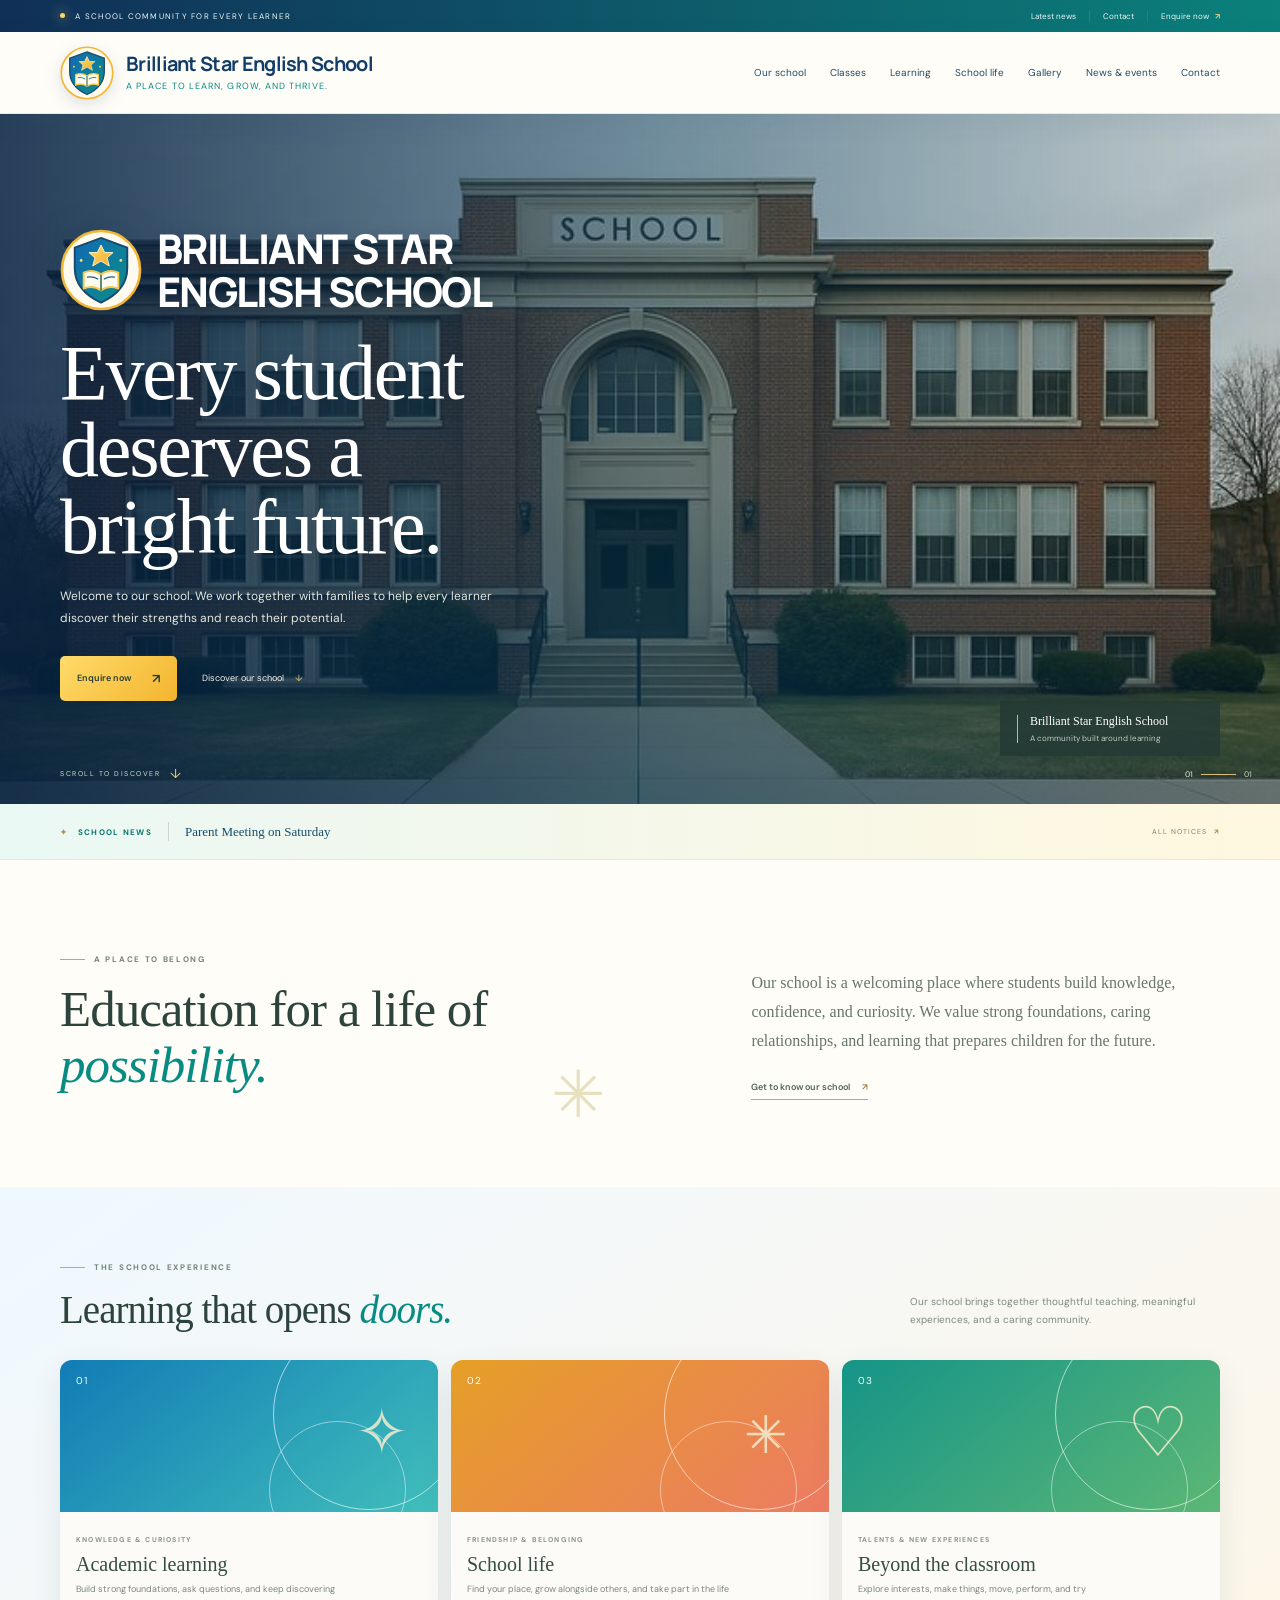
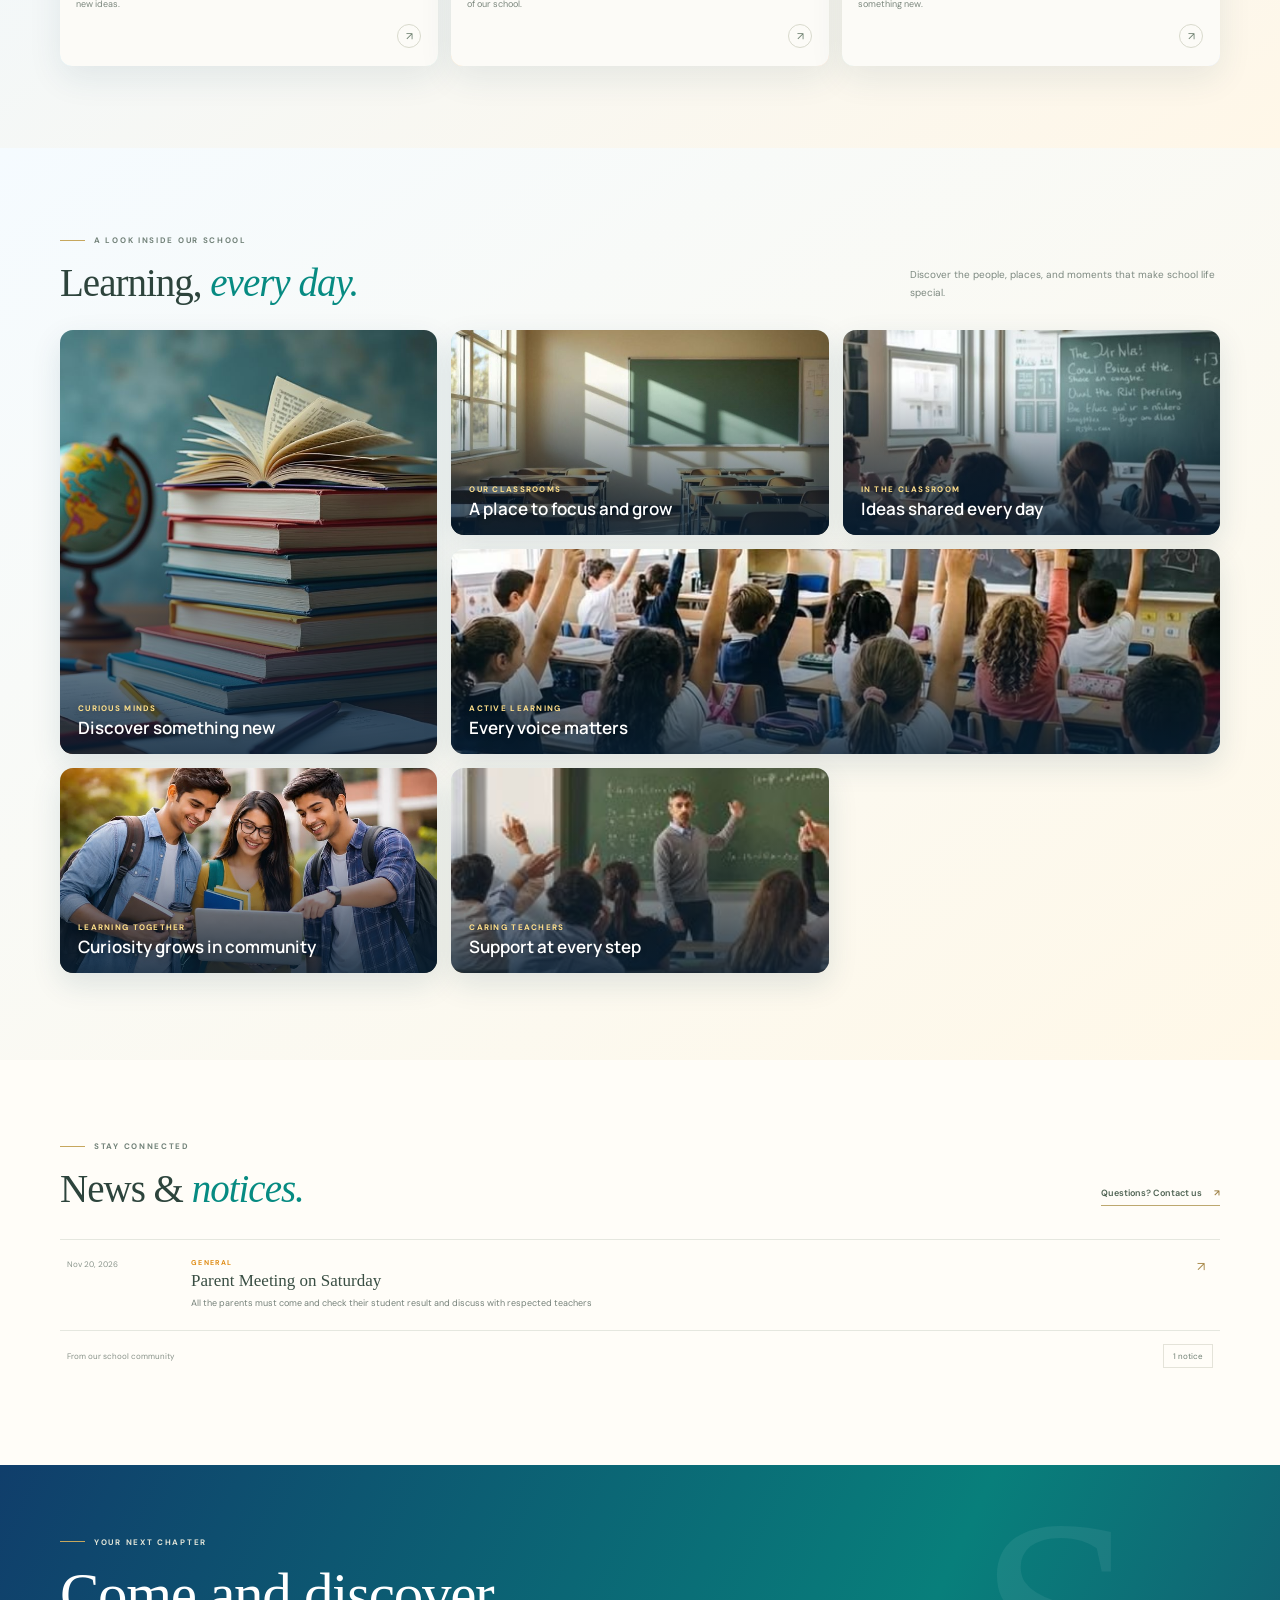
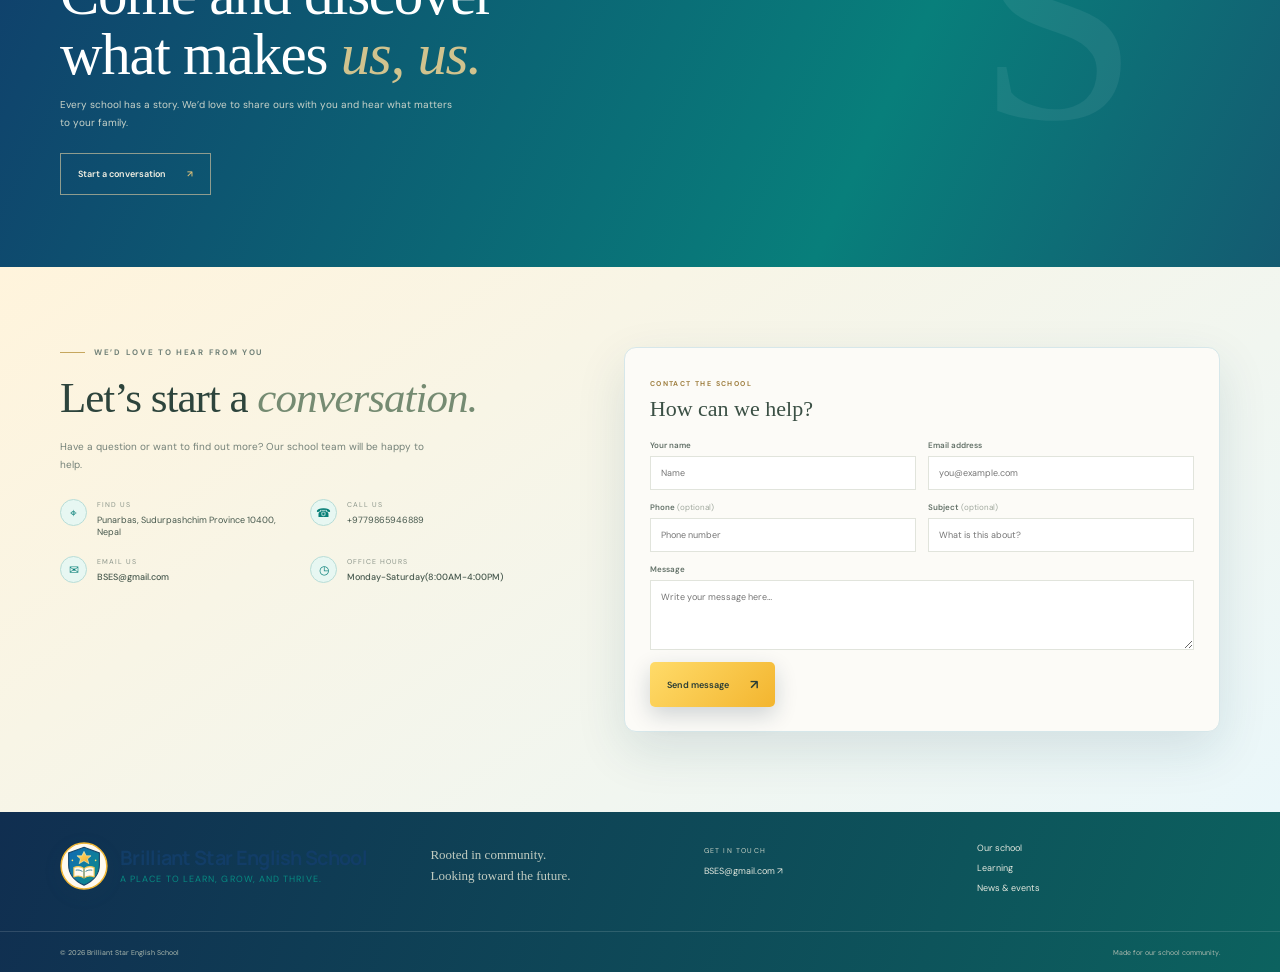
<file: index.html>
<!doctype html>
<html lang="en">
<head>
  <meta charset="utf-8">
  <meta name="viewport" content="width=device-width, initial-scale=1">
  <meta name="theme-color" content="#253c3b">
  <title>Your School Name</title>
  <link rel="stylesheet" href="./site.css">
</head>
<body>
  <div class="utility-bar"><div class="site-container utility-inner"><span class="utility-note"><i></i> A SCHOOL COMMUNITY FOR EVERY LEARNER</span><div class="utility-links"><a href="#notices">Latest news</a><span></span><a href="#contact">Contact</a><span></span><a href="#contact">Enquire now <b>↗</b></a></div></div></div>
  <header class="site-header">
    <div class="site-container header-inner">
      <a class="school-brand" href="/" aria-label="School homepage"><img class="brand-logo" src="./school-logo.svg" alt="" aria-hidden="true"><span class="brand-copy"><strong id="brandName">Your School Name</strong><small id="brandTagline">A place to learn, grow, and thrive.</small></span></a>
      <button class="menu-toggle" id="menuToggle" aria-label="Open navigation" aria-expanded="false">☰</button>
      <nav class="main-nav" id="mainNav" aria-label="Main navigation"><a href="#about">Our school</a><a href="./classes.html">Classes</a><a href="#learning">Learning</a><a href="#community">School life</a><a href="#gallery">Gallery</a><a href="#notices">News & events</a><a href="#contact">Contact</a></nav>
    </div>
  </header>
  <main>
    <section class="hero-section">
      <img class="hero-image" id="schoolImage" src="./images/school-building.jpeg" alt="School building">
      <div class="hero-shade"></div>
      <div class="site-container hero-content"><div class="hero-copy"><div class="hero-school-lockup"><img class="hero-school-logo" src="./school-logo.svg" alt="" aria-hidden="true"><span id="heroSchoolName">YOUR SCHOOL</span></div><h1 id="heroTitle">Every student deserves a <em>bright future.</em></h1><p id="heroText">Welcome to our school. We work together with families to help every learner discover their strengths and reach their potential.</p><div class="hero-actions"><a class="button button-gold" href="#contact">Enquire now <span>↗</span></a><a class="hero-text-link" href="#about">Discover our school <span>↓</span></a></div></div><div class="hero-caption"><span class="caption-rule"></span><span><strong id="captionName">Your School Name</strong><small>A community built around learning</small></span></div><a href="#about" class="hero-scroll" aria-label="Scroll to discover"><span>SCROLL TO DISCOVER</span><i>↓</i></a></div>
      <div class="hero-index"><span>01</span><i></i><span>01</span></div>
    </section>
    <section class="news-ribbon"><div class="site-container ribbon-inner"><span class="ribbon-label"><i>✦</i> SCHOOL NEWS</span><span class="ribbon-divider"></span><a href="#notices" id="noticeTicker">Welcome to our school website.</a><a class="ribbon-more" href="#notices">ALL NOTICES <b>↗</b></a></div></section>
    <section class="section intro-section" id="about"><div class="site-container intro-grid"><div class="intro-heading"><div class="eyebrow"><span class="eyebrow-line"></span> A PLACE TO BELONG</div><h2>Education for a life of <em>possibility.</em></h2><div class="intro-mark">✳</div></div><div class="intro-copy"><p id="aboutText">Our school is a welcoming place where students build knowledge, confidence, and curiosity. We value strong foundations, caring relationships, and learning that prepares children for the future.</p><a class="underlined-link" href="#contact">Get to know our school <span>↗</span></a></div></div></section>
    <section class="learning-section section" id="learning"><div class="site-container"><div class="section-topline"><div><div class="eyebrow"><span class="eyebrow-line"></span> THE SCHOOL EXPERIENCE</div><h2>Learning that opens <em>doors.</em></h2></div><p>Our school brings together thoughtful teaching, meaningful experiences, and a caring community.</p></div><div class="learning-grid"><article class="learning-card card-academics"><div class="card-art art-one">01 <span>✧</span></div><div class="learning-card-bottom"><span class="card-kicker">KNOWLEDGE & CURIOSITY</span><h3>Academic learning</h3><p>Build strong foundations, ask questions, and keep discovering new ideas.</p><a href="#contact" aria-label="Ask about academic learning">↗</a></div></article><article class="learning-card card-life" id="community"><div class="card-art art-two">02 <span>✳</span></div><div class="learning-card-bottom"><span class="card-kicker">FRIENDSHIP & BELONGING</span><h3>School life</h3><p>Find your place, grow alongside others, and take part in the life of our school.</p><a href="#contact" aria-label="Ask about school life">↗</a></div></article><article class="learning-card card-growth"><div class="card-art art-three">03 <span>♡</span></div><div class="learning-card-bottom"><span class="card-kicker">TALENTS & NEW EXPERIENCES</span><h3>Beyond the classroom</h3><p>Explore interests, make things, move, perform, and try something new.</p><a href="#contact" aria-label="Ask about activities">↗</a></div></article></div></div></section>
        <section class="school-gallery section" id="gallery"><div class="site-container"><div class="section-topline"><div><div class="eyebrow"><span class="eyebrow-line"></span> A LOOK INSIDE OUR SCHOOL</div><h2>Learning, <em>every day.</em></h2></div><p>Discover the people, places, and moments that make school life special.</p></div><div class="photo-grid"><figure class="photo-card"><img src="./images/learning-books.jpeg" alt="A stack of books and a globe on a study table" loading="lazy"><figcaption><span>CURIOUS MINDS</span><strong>Discover something new</strong></figcaption></figure><figure class="photo-card"><img src="./images/sunlit-classroom.jpeg" alt="A bright, welcoming classroom" loading="lazy"><figcaption><span>OUR CLASSROOMS</span><strong>A place to focus and grow</strong></figcaption></figure><figure class="photo-card"><img src="./images/classroom-lesson.jpeg" alt="Students learning together during a classroom lesson" loading="lazy"><figcaption><span>IN THE CLASSROOM</span><strong>Ideas shared every day</strong></figcaption></figure><figure class="photo-card"><img src="./images/students-in-class.jpeg" alt="Students taking part in a lively class" loading="lazy"><figcaption><span>ACTIVE LEARNING</span><strong>Every voice matters</strong></figcaption></figure><figure class="photo-card"><img src="./images/students-learning-together.jpeg" alt="Students collaborating on their studies" loading="lazy"><figcaption><span>LEARNING TOGETHER</span><strong>Curiosity grows in community</strong></figcaption></figure><figure class="photo-card"><img src="./images/teacher-with-students.jpeg" alt="A teacher helping students in the classroom" loading="lazy"><figcaption><span>CARING TEACHERS</span><strong>Support at every step</strong></figcaption></figure></div></div></section><section class="section notices-section" id="notices"><div class="site-container"><div class="section-topline notices-heading"><div><div class="eyebrow"><span class="eyebrow-line"></span> STAY CONNECTED</div><h2>News & <em>notices.</em></h2></div><a class="underlined-link" href="#contact">Questions? Contact us <span>↗</span></a></div><div class="notice-list" id="noticeList"><div class="no-notices">School notices will appear here.</div></div><div class="notice-list-footer"><span>From our school community</span><span class="notice-count" id="noticeCount">0 notices</span></div></div></section>
    <section class="visit-section"><div class="visit-texture"></div><div class="site-container visit-inner"><div class="eyebrow eyebrow-light"><span class="eyebrow-line"></span> YOUR NEXT CHAPTER</div><h2>Come and discover<br>what makes <em>us, us.</em></h2><p>Every school has a story. We’d love to share ours with you and hear what matters to your family.</p><a class="button button-outline" href="#contact">Start a conversation <span>↗</span></a><span class="visit-ornament">S</span></div></section>
    <section class="contact-section" id="contact"><div class="site-container contact-grid"><div class="contact-intro"><div class="eyebrow"><span class="eyebrow-line"></span> WE’D LOVE TO HEAR FROM YOU</div><h2>Let’s start a <em>conversation.</em></h2><p>Have a question or want to find out more? Our school team will be happy to help.</p><div class="contact-details"><div class="detail-item"><span class="detail-icon">⌖</span><span><small>FIND US</small>
     <a id="contactAddress"
   href="https://www.google.com/maps/place/Brilliant+Star+English+School/@28.6863842,80.4279889,822m/data=!3m2!1e3!4b1!4m6!3m5!1s0x39a1c153dac50311:0xee97383bc309fed7!8m2!3d28.6863842!4d80.4279889!16s%2Fg%2F11s67fpkwh!18m1!1e1?entry=ttu&g_ep=EgoyMDI2MTAwNi4wIKXMDSoASAFQAw%3D%3D"
   target="_blank" rel="noopener noreferrer">
  Brilliant Star English School, Punarbas, Sudurpashchim Province 10400, Nepal
</a>
</span></div><div class="detail-item"><span class="detail-icon">☎</span><span><small>CALL US</small><a id="contactPhone" href="tel:+9779812545652">+9779812545652</a></span></div><div class="detail-item"><span class="detail-icon">✉</span><span><small>EMAIL US</small><strong id="contactEmail">Add a school email address</strong></span></div><div class="detail-item"><span class="detail-icon">◷</span><span><small>OFFICE HOURS</small><strong id="contactHours">Add school office hours</strong></span></div></div></div><form class="contact-form" id="contactForm"><div class="form-heading"><span>CONTACT THE SCHOOL</span><h3>How can we help?</h3></div><div class="form-row"><label>Your name<input name="name" autocomplete="name" required maxlength="120" placeholder="Name"></label><label>Email address<input name="email" type="email" autocomplete="email" required maxlength="160" placeholder="you@example.com"></label></div><div class="form-row"><label>Phone <span class="optional">(optional)</span><input name="phone" type="tel" autocomplete="tel" maxlength="40" placeholder="Phone number"></label><label>Subject <span class="optional">(optional)</span><input name="subject" maxlength="160" placeholder="What is this about?"></label></div><label>Message<textarea name="message" required maxlength="3000" rows="4" placeholder="Write your message here…"></textarea></label><div class="form-submit-row"><button class="button button-gold" type="submit">Send message <span>↗</span></button><p id="formMessage" role="status"></p></div></form></div></section>
  </main>
  <footer class="site-footer"><div class="site-container footer-main"><a class="school-brand footer-brand" href="/"><img class="brand-logo" src="./school-logo.svg" alt="" aria-hidden="true"><span><strong id="footerName">Your School Name</strong><small id="footerTagline">A place to learn, grow, and thrive.</small></span></a><p>Rooted in community.<br>Looking toward the future.</p><div class="footer-contact"><span>GET IN TOUCH</span><a href="#contact" id="footerEmail">Contact our school ↗</a></div><div class="footer-links"><a href="#about">Our school</a><a href="#learning">Learning</a><a href="#notices">News & events</a></div></div><div class="footer-bottom"><div class="site-container footer-bottom-inner"><span>© <span id="currentYear"></span> <span id="copyrightName">Your School Name</span></span><span>Made for our school community.</span></div></div></footer>
  <script src="./site.js" defer></script>
</body>
</html>
</file>
<file: site.css>
@import url('https://fonts.googleapis.com/css2?family=DM+Sans:wght@400;500;600;700&family=Manrope:wght@400;500;600;700;800&display=swap');
:root{--ink:#243633;--muted:#718078;--line:#e7e7df;--paper:#fcfbf7;--cream:#f3f1e8;--forest:#263e3b;--green:#718b76;--gold:#d5b76c;--serif:Georgia,'Times New Roman',serif}*{box-sizing:border-box}html{scroll-behavior:smooth;scroll-padding-top:90px}body{margin:0;background:var(--paper);color:var(--ink);font:14px 'DM Sans',Arial,sans-serif}a{color:inherit;text-decoration:none}.site-container{width:min(1160px,calc(100% - 60px));margin:0 auto}
/* Utility bar and navigation */
.utility-bar{height:32px;background:#263b39;color:#e4e9e1}.utility-inner{height:100%;display:flex;align-items:center;justify-content:space-between}.utility-note{font-size:8px;letter-spacing:1.25px;color:#d9dcd1}.utility-note i{display:inline-block;width:5px;height:5px;border-radius:50%;background:#d9bd77;margin:0 7px 1px 0}.utility-links{height:100%;display:flex;align-items:center;gap:13px;font-size:8px;color:#c0c9c0}.utility-links>span{height:11px;width:1px;background:#5b6c65}.utility-links b{color:#ddc582;margin-left:4px}.site-header{height:82px;background:var(--paper);position:sticky;top:0;z-index:10;border-bottom:1px solid #e9e9e2}.header-inner{height:100%;display:flex;align-items:center;justify-content:space-between}.school-brand{display:flex;align-items:center;gap:12px;min-width:0}.brand-seal{height:43px;width:43px;border:1px solid #c9b77d;border-radius:50%;color:#426354;display:grid;place-items:center;font:700 21px var(--serif);position:relative;flex:none}.brand-seal:after{content:'';position:absolute;inset:4px;border:1px solid #d9d2bd;border-radius:50%}.brand-copy strong,.school-brand strong{font:700 14px Manrope,sans-serif;display:block;white-space:nowrap}.brand-copy small,.school-brand small{font-size:8px;color:#819087;display:block;margin-top:4px;letter-spacing:.15px}.main-nav{display:flex;align-items:center;gap:24px;color:#52635a;font-size:10px}.main-nav>a:not(.nav-records):hover,.footer-main a:hover,.footer-bottom a:hover{color:#a18146}.nav-records{border:1px solid #d5d7cd;padding:10px 13px;color:#415a4c;font-weight:600}.menu-toggle{display:none}
/* Photo-led homepage hero */
.hero-section{height:min(690px,calc(100vh - 114px));min-height:540px;background:#324946;position:relative;overflow:hidden;color:white}.hero-image{position:absolute;inset:0;width:100%;height:100%;object-fit:cover;object-position:center 47%;display:block}.hero-shade{position:absolute;inset:0;background:linear-gradient(90deg,rgba(21,43,41,.78) 0%,rgba(26,47,44,.53) 43%,rgba(25,43,39,.06) 100%),linear-gradient(0deg,rgba(23,42,39,.5),transparent 36%)}.hero-content{height:100%;position:relative;display:flex;align-items:center;padding-top:20px}.hero-copy{max-width:630px;padding-bottom:10px}.eyebrow{font-size:8px;letter-spacing:1.7px;color:#728279;font-weight:700;display:flex;align-items:center;gap:9px}.eyebrow-light{color:#e2e5d9}.eyebrow-line{height:1px;width:25px;background:#c6a75e;display:inline-block}.hero-copy h1{font:500 clamp(44px,6.6vw,78px)/.99 var(--serif);letter-spacing:-2.2px;color:#fff;margin:21px 0 20px;max-width:650px;text-wrap:balance}.hero-copy h1 em,.intro-heading h2 em,.section-topline h2 em,.contact-intro h2 em{font-weight:400;color:#d5c58d}.hero-copy>p{font-size:12px;line-height:1.85;color:#e4e7df;max-width:440px;margin:0}.hero-actions{display:flex;align-items:center;gap:25px;margin-top:26px}.button{border:0;display:inline-flex;align-items:center;justify-content:center;gap:21px;padding:14px 17px;font:600 9px 'DM Sans',sans-serif;cursor:pointer;transition:transform .16s,background .16s}.button:hover{transform:translateY(-1px)}.button-gold{background:#d7bc78;color:#273b35}.button-gold:hover{background:#e2ca8c}.button-gold span{font-size:13px}.hero-text-link{font-size:9px;color:#f4f1e7}.hero-text-link span{color:#ddc780;margin-left:9px}.hero-caption{position:absolute;right:0;bottom:48px;display:flex;align-items:center;gap:12px;background:#243a36d9;padding:13px 17px;min-width:220px}.caption-rule{height:28px;width:1px;background:#d4b76c}.hero-caption strong,.hero-caption small{display:block}.hero-caption strong{font:500 12px var(--serif)}.hero-caption small{font-size:8px;color:#c2cbc0;margin-top:4px}.hero-scroll{position:absolute;bottom:22px;left:0;display:flex;align-items:center;gap:10px;color:#d4dbd0;font-size:7px;letter-spacing:1.5px}.hero-scroll i{font-style:normal;color:#dec77f;font-size:13px}.hero-index{position:absolute;right:28px;bottom:25px;display:flex;align-items:center;gap:8px;color:#e6e8dd;font-size:8px}.hero-index i{height:1px;width:35px;background:#d5bc77}.hero-index span:last-child{color:#c6cec6}
/* Notice ribbon and editorial sections */
.news-ribbon{background:#eceee7;border-bottom:1px solid #e2e5dc}.ribbon-inner{min-height:55px;display:flex;align-items:center;gap:16px}.ribbon-label{font-size:8px;letter-spacing:1.3px;color:#536b5c;font-weight:700;white-space:nowrap}.ribbon-label i{font-style:normal;color:#b18f4d;margin-right:6px}.ribbon-divider{height:19px;width:1px;background:#d1d6cb}.ribbon-inner>a:nth-of-type(1){font:13px var(--serif);color:#506157;flex:1;white-space:nowrap;overflow:hidden;text-overflow:ellipsis}.ribbon-more{font-size:7px;letter-spacing:1px;color:#728276;white-space:nowrap}.ribbon-more b{color:#a98442;margin-left:4px}.section{padding:87px 0}.intro-section{background:var(--paper)}.intro-grid{display:grid;grid-template-columns:1fr .82fr;gap:120px;align-items:center}.intro-heading{position:relative}.intro-heading h2,.section-topline h2,.contact-intro h2{font:500 clamp(35px,4vw,51px)/1.1 var(--serif);letter-spacing:-1px;color:#2d443c;margin:17px 0 0}.intro-heading h2 em,.section-topline h2 em{color:#81977d}.intro-mark{position:absolute;right:26px;bottom:-44px;font-size:65px;color:#d5c990;opacity:.55}.intro-copy{padding-top:22px}.intro-copy>p{font:16px/1.8 var(--serif);color:#67756d;margin:0 0 21px}.underlined-link{display:inline-block;padding-bottom:6px;border-bottom:1px solid #bda86f;color:#506454;font-size:9px;font-weight:600}.underlined-link span{margin-left:10px;color:#9c7e41}.learning-section{background:#f1f1e9;padding:75px 0 82px}.section-topline{display:flex;justify-content:space-between;align-items:flex-end;margin-bottom:28px}.section-topline h2{font-size:39px}.section-topline>p{font-size:10px;line-height:1.8;color:#7d8980;max-width:310px;margin:0 0 3px}.learning-grid{display:grid;grid-template-columns:repeat(3,1fr);gap:13px}.learning-card{height:306px;background:#e4e7df;position:relative;overflow:hidden;display:flex;flex-direction:column;justify-content:space-between;padding:17px 19px}.card-academics{background:linear-gradient(135deg,#e8e9df,#cad4c7)}.card-life{background:linear-gradient(135deg,#e4e0d4,#d4d9ce)}.card-growth{background:linear-gradient(135deg,#e3e6e2,#c9d4cc)}.card-art{position:absolute;inset:0 0 37%;overflow:hidden;color:#fff;font:10px 'DM Sans',sans-serif;letter-spacing:1px;padding:14px 16px}.card-art:before,.card-art:after{content:'';position:absolute;border:1px solid #fff9;border-radius:50%;width:190px;height:190px;right:-27px;top:-42px}.card-art:after{width:135px;height:135px;right:32px;top:61px;border-color:#fff7}.art-one{background:linear-gradient(145deg,#607a69,#a9b7a1)}.art-two{background:linear-gradient(145deg,#687e7c,#bec2a9)}.art-three{background:linear-gradient(145deg,#728d80,#c4c6a9)}.card-art span{position:absolute;right:28px;top:35px;font:64px var(--serif);color:#f4eccd;opacity:.85}.art-two span{right:40px;top:45px;font-size:52px}.art-three span{right:30px;top:32px;font-size:69px}.learning-card-bottom{position:relative;background:#fcfbf7;padding:16px 16px 18px;margin:135px -19px -17px;min-height:154px}.card-kicker{font-size:7px;letter-spacing:1.2px;color:#8a9588;font-weight:700}.learning-card h3{font:500 20px var(--serif);color:#354d42;margin:7px 35px 6px 0}.learning-card p{font-size:9px;line-height:1.65;color:#7b877d;max-width:270px;margin:0}.learning-card-bottom>a{position:absolute;right:17px;bottom:18px;width:24px;height:24px;border:1px solid #d9dacd;border-radius:50%;display:grid;place-items:center;color:#6d806f;font-size:11px}.notices-section{padding:81px 0 84px;background:#fcfbf7}.notices-heading{align-items:flex-end}.notices-heading .underlined-link{margin-bottom:5px}.notice-list{border-top:1px solid #e5e7df}.notice-item{display:grid;grid-template-columns:105px 1fr 25px;gap:19px;padding:18px 7px;border-bottom:1px solid #e5e7df;align-items:start}.notice-date{font-size:8px;color:#8a958c;line-height:1.6}.notice-category{font-size:7px;text-transform:uppercase;letter-spacing:1.3px;color:#a18044;font-weight:700}.notice-body h3{font:500 17px var(--serif);margin:4px 0 5px;color:#394e43}.notice-body p{font-size:9px;line-height:1.75;color:#758179;margin:0;max-width:720px;white-space:pre-wrap}.notice-arrow{color:#aa8c4e;font-size:13px;text-align:center}.no-notices{padding:24px 7px;color:#879087;font:14px var(--serif)}.notice-list-footer{display:flex;align-items:center;justify-content:space-between;color:#879188;font-size:8px;padding:13px 7px}.notice-count{border:1px solid #e4e3d9;padding:6px 9px;color:#6f7f73}
/* Admissions-style callout and contact */
.visit-section{position:relative;overflow:hidden;background:#2c4541;color:#fff;padding:72px 0}.visit-inner{position:relative;z-index:1}.visit-inner h2{font:500 clamp(39px,5vw,59px)/1.02 var(--serif);letter-spacing:-1.3px;margin:17px 0 12px}.visit-inner h2 em{color:#d1c38e;font-weight:400}.visit-inner>p{font-size:10px;color:#cad4ca;line-height:1.8;max-width:400px;margin:0 0 21px}.button-outline{border:1px solid #8f9c8e;color:#f5f1e4;background:transparent}.button-outline span{color:#d7bd79}.visit-ornament{position:absolute;right:7%;top:-47px;font:290px/.9 var(--serif);color:#ffffff0a;pointer-events:none}.contact-section{padding:80px 0;background:#edece3}.contact-grid{display:grid;grid-template-columns:.9fr 1.1fr;gap:76px;align-items:start}.contact-intro h2{font-size:43px;margin:17px 0}.contact-intro h2 em{color:#758b72}.contact-intro>p{font-size:10px;line-height:1.8;color:#748178;max-width:370px;margin:0 0 25px}.contact-details{display:grid;grid-template-columns:1fr 1fr;gap:18px 13px}.detail-item{display:flex;gap:10px;align-items:flex-start}.detail-icon{width:27px;height:27px;border:1px solid #cdd3c8;border-radius:50%;display:grid;place-items:center;color:#71866f;font-size:12px;flex:none}.detail-item small{display:block;color:#8c968b;font-size:7px;letter-spacing:1px;margin:1px 0 5px}.detail-item strong{font-size:9px;line-height:1.5;font-weight:500;color:#46584d;display:block;overflow-wrap:anywhere}.contact-form{background:#fcfbf7;border:1px solid #e1e3db;padding:24px 25px}.form-heading>span{color:#a08143;font-size:7px;font-weight:700;letter-spacing:1.4px}.form-heading h3{font:500 22px var(--serif);margin:6px 0 18px;color:#3b5045}.contact-form label,.settings-form label{display:block;color:#637168;font-size:8px;font-weight:600}.form-row{display:grid;grid-template-columns:1fr 1fr;gap:12px}.contact-form input,.contact-form textarea,.settings-form input,.settings-form textarea{display:block;width:100%;border:1px solid #e1e4dc;background:#fff;padding:10px;margin-top:6px;margin-bottom:12px;font:9px 'DM Sans',sans-serif;color:#34453d;outline:none}.contact-form input:focus,.contact-form textarea:focus,.settings-form input:focus,.settings-form textarea:focus{border-color:#96a991}.contact-form textarea,.settings-form textarea{resize:vertical}.optional{font-weight:400;color:#a0a89e}.form-submit-row{display:flex;align-items:center;gap:12px}.form-submit-row p{font-size:8px;color:#507451;margin:0}.site-footer{background:#263b39;color:#e9eee6}.footer-main{display:grid;grid-template-columns:1.4fr 1fr 1fr 1fr;gap:30px;padding-top:30px;padding-bottom:29px;align-items:start}.footer-brand .brand-seal{height:37px;width:37px;color:#e1d3a1;border-color:#8a9a87;font-size:17px}.footer-brand .brand-seal:after{inset:3px;border-color:#71847a}.footer-brand strong{font-size:11px}.footer-brand small{font-size:7px;color:#aebbb0}.footer-main>p{font:13px/1.6 var(--serif);color:#c0cbc0;margin:3px 0}.footer-contact>span{font-size:7px;letter-spacing:1.2px;color:#c5d0c4;display:block;margin:4px 0 10px}.footer-contact>a,.footer-links>a{font-size:9px;color:#e5e9df;display:block;margin:0 0 8px}.footer-bottom{border-top:1px solid #ffffff22}.footer-bottom-inner{min-height:40px;display:flex;align-items:center;justify-content:space-between;font-size:7px;color:#aebbb0}.footer-bottom-inner>div{display:flex;gap:16px}
/* Local site settings editor */
.settings-page{background:#f4f4ee;min-height:100vh}.settings-top{height:72px;background:#fff;border-bottom:1px solid var(--line)}.settings-top-inner{height:100%;display:flex;align-items:center;justify-content:space-between}.settings-top .school-brand .brand-seal{height:35px;width:35px;font-size:16px}.settings-top .school-brand strong{font-size:12px}.back-home{font-size:10px;color:#65766c}.settings-main{padding-top:36px;padding-bottom:60px}.settings-title{margin-bottom:24px}.settings-title .eyebrow{font-size:8px}.settings-title h1{font:500 34px var(--serif);color:#30463e;margin:10px 0 6px}.settings-title p{color:#818c82;font-size:11px;margin:0}.settings-layout{display:grid;grid-template-columns:minmax(0,1.25fr) minmax(250px,.75fr);gap:18px;align-items:start}.settings-card{background:#fff;border:1px solid #e6e8df;padding:21px;margin-bottom:15px}.settings-card h2{font:500 18px var(--serif);margin:0;color:#3d5148}.settings-card>p{font-size:9px;line-height:1.6;color:#8a938b;margin:5px 0 17px}.settings-form input,.settings-form textarea{margin-bottom:12px}.settings-form label.full{margin-bottom:0}.settings-form .button{margin-top:4px}.settings-grid{display:grid;grid-template-columns:1fr 1fr;gap:0 13px}.settings-grid .wide{grid-column:1/-1}.settings-status{font-size:9px;color:#54805e;margin-left:12px}.photo-preview{width:100%;height:158px;background:#f2f2eb;margin:12px 0;object-fit:cover}.upload-label{display:inline-flex!important;align-items:center;gap:8px;padding:10px 12px;border:1px solid #dfe2d9;color:#53675a!important;cursor:pointer}.upload-label input{display:none!important}.photo-help{font-size:8px;color:#939c93;margin:8px 0 0}.notice-editor{border-top:1px solid #eceee8;padding:11px 0}.notice-editor:first-of-type{border-top:0}.notice-editor h3{font:500 13px var(--serif);margin:0 0 4px}.notice-editor p{font-size:9px;color:#88928a;white-space:pre-wrap;margin:0}.notice-editor button{border:0;background:none;color:#a45f55;cursor:pointer;padding:6px 0;font-size:9px}.notice-form{border-top:1px solid #eceee8;margin-top:15px;padding-top:15px}.notice-form h3{font:500 14px var(--serif);margin:0 0 13px}.inquiry{border-top:1px solid #eceee8;padding:12px 0}.inquiry:first-of-type{border-top:0}.inquiry h3{font:500 13px var(--serif);margin:0 0 4px}.inquiry small{color:#929b91;font-size:8px}.inquiry p{font-size:9px;line-height:1.6;color:#647168;white-space:pre-wrap;margin:6px 0 0}.settings-alert{padding:10px 12px;background:#edf4ec;color:#4f7353;font-size:9px;margin-bottom:14px}.settings-alert.error{background:#fbefec;color:#a45147}.secondary-button{height:32px;border:1px solid #e6e9ef;background:#fff;border-radius:7px;padding:0 10px;color:#62697a;font:500 10px 'DM Sans',sans-serif;cursor:pointer}.hidden{display:none!important}
@media(max-width:900px){.main-nav{gap:14px}.intro-grid{gap:65px}.contact-grid{gap:38px}}
@media(max-width:700px){.site-container{width:min(100% - 34px,540px)}.utility-note{font-size:7px}.utility-links{gap:8px;font-size:7px}.site-header{height:68px}.brand-seal{height:37px;width:37px;font-size:17px}.school-brand{gap:9px}.brand-copy strong,.school-brand strong{font-size:11px}.brand-copy small,.school-brand small{font-size:7px}.menu-toggle{display:block;background:none;border:1px solid #d9ddd4;width:34px;height:32px;color:#506257}.main-nav{display:none;position:absolute;top:67px;left:0;right:0;background:#fcfbf7;border-bottom:1px solid var(--line);padding:9px 18px 14px;flex-direction:column;align-items:stretch;gap:0;box-shadow:0 10px 20px #162c2810}.main-nav.open{display:flex}.main-nav>a{padding:12px 0;border-bottom:1px solid #eeeee8}.main-nav .nav-records{border:0;padding:12px 0}.hero-section{height:610px;min-height:530px}.hero-image{object-position:55% center}.hero-shade{background:linear-gradient(90deg,rgba(21,43,41,.68),rgba(21,43,41,.15)),linear-gradient(0deg,rgba(19,39,36,.54),transparent 55%)}.hero-content{align-items:flex-end;padding-bottom:104px}.hero-copy{padding:0}.hero-copy h1{font-size:clamp(44px,12vw,61px);letter-spacing:-1.5px;margin:17px 0 13px}.hero-copy>p{font-size:10px;max-width:400px}.hero-actions{margin-top:20px;gap:17px}.hero-caption{right:0;bottom:53px;min-width:0;padding:9px 12px}.hero-caption strong{font-size:10px}.hero-caption small{font-size:7px}.hero-scroll{bottom:20px}.hero-index{right:0;bottom:21px;font-size:7px}.news-ribbon .ribbon-inner{min-height:51px;gap:9px}.ribbon-label{font-size:7px;letter-spacing:.8px}.ribbon-divider{height:16px}.ribbon-inner>a:nth-of-type(1){font-size:11px}.ribbon-more{font-size:6px;letter-spacing:.5px}.section{padding:57px 0}.intro-grid{grid-template-columns:1fr;gap:19px}.intro-heading h2,.section-topline h2{font-size:36px}.intro-copy{padding-top:0}.intro-copy>p{font-size:14px}.intro-mark{right:12px;bottom:-17px;font-size:43px}.learning-section{padding:55px 0}.section-topline{display:block;margin-bottom:20px}.section-topline>p{margin-top:10px;font-size:9px}.learning-grid{grid-template-columns:1fr;gap:10px}.learning-card{height:264px}.learning-card-bottom{margin-top:115px;min-height:131px}.notices-section{padding:58px 0}.notices-heading .underlined-link{margin-top:16px}.notice-item{grid-template-columns:64px 1fr 17px;gap:10px;padding:15px 3px}.notice-body h3{font-size:14px}.notice-body p{font-size:8px}.visit-section{padding:56px 0}.visit-inner h2{font-size:43px}.visit-ornament{right:-4%;top:5px;font-size:180px}.contact-section{padding:57px 0}.contact-grid{grid-template-columns:1fr;gap:27px}.contact-intro h2{font-size:37px}.contact-details{gap:14px 9px}.contact-form{padding:19px 15px}.form-row{grid-template-columns:1fr;gap:0}.footer-main{grid-template-columns:1fr 1fr;gap:20px 12px;padding-top:24px;padding-bottom:23px}.footer-main>p{font-size:11px}.footer-bottom-inner{flex-wrap:wrap;gap:8px;padding-top:12px;padding-bottom:12px}.footer-bottom-inner>span:nth-child(2){display:none}.footer-bottom-inner>div{margin-left:auto}.settings-main{padding-top:24px}.settings-layout{grid-template-columns:1fr}.settings-title h1{font-size:29px}.settings-card{padding:17px}.settings-grid{grid-template-columns:1fr}.settings-grid .wide{grid-column:auto}}

/* Bright school identity and motion */
:root{--ink:#163653;--muted:#617588;--line:#dce7ee;--paper:#fffdf8;--cream:#f2f8fb;--forest:#113d68;--green:#078b82;--gold:#f4b72f;--serif:Georgia,'Times New Roman',serif}
.utility-bar{background:linear-gradient(90deg,#102f57,#0b817b);color:#fff}
.utility-note,.utility-links{color:#eaf7f6}
.utility-note i{background:#ffd45f;box-shadow:0 0 12px #ffd45f}
.site-header{background:rgba(255,253,248,.96);box-shadow:0 8px 28px rgba(23,66,96,.08);backdrop-filter:blur(12px)}
.brand-logo{width:54px;height:54px;flex:none;filter:drop-shadow(0 5px 8px #153e5b25);transition:transform .3s ease}
.school-brand:hover .brand-logo{transform:rotate(-5deg) scale(1.06)}
.brand-copy strong,.school-brand strong{font-size:clamp(15px,1.55vw,21px);line-height:1.12;white-space:normal;letter-spacing:-.035em;color:#123d67}
.brand-copy small,.school-brand small{font-size:9px;color:#078b82;letter-spacing:.12em;text-transform:uppercase}
.main-nav{color:#244c68}
.main-nav>a:not(.nav-records):hover,.footer-main a:hover,.footer-bottom a:hover{color:#e79c15}
.nav-records{border-color:#f2c653;border-radius:999px;background:#fff8e5;color:#17486a}
.hero-section{background:linear-gradient(135deg,#075b8f,#087f84 54%,#f1b63a);isolation:isolate}
.hero-image{animation:hero-image-arrive 1.1s cubic-bezier(.2,.7,.2,1) both}
.hero-shade{background:linear-gradient(90deg,rgba(5,34,66,.84),rgba(8,66,93,.5) 52%,rgba(8,91,94,.12)),linear-gradient(0deg,rgba(7,41,69,.45),transparent 46%)}
.hero-school-lockup{display:flex;align-items:center;gap:15px;max-width:780px;margin:0 0 19px;animation:rise-in .75s .08s both}
.hero-school-logo{width:clamp(54px,7vw,82px);height:clamp(54px,7vw,82px);flex:none;filter:drop-shadow(0 8px 18px #071e3b55);animation:crest-float 4s ease-in-out infinite}
.hero-school-lockup span{font:800 clamp(22px,3.3vw,41px)/1.04 Manrope,'DM Sans',sans-serif;letter-spacing:-.04em;color:#fff;text-wrap:balance;text-shadow:0 3px 18px #041f3e55}
.hero-copy h1{animation:rise-in .8s .18s both;text-shadow:0 3px 22px #061c3340}
.hero-copy>p,.hero-actions{animation:rise-in .8s .3s both}
.button-gold{background:linear-gradient(135deg,#ffdb69,#f3b52f);border-radius:5px;box-shadow:0 8px 22px #10294330}
.button-gold:hover{background:linear-gradient(135deg,#ffe28b,#ffc23d);transform:translateY(-3px);box-shadow:0 12px 28px #10294340}
.news-ribbon{background:linear-gradient(90deg,#eaf8f4,#fff7df);border-bottom:1px solid #d8ede7}
.ribbon-label{color:#08766f}.ribbon-inner>a:nth-of-type(1){color:#164d68}
.section-topline h2 em,.intro-heading h2 em{color:#078b82}
.learning-section{background:linear-gradient(145deg,#eff8ff,#fff7e8)}
.learning-card{border-radius:12px;box-shadow:0 12px 34px rgba(18,64,94,.09);transition:transform .28s ease,box-shadow .28s ease}
.learning-card:hover{transform:translateY(-8px);box-shadow:0 22px 44px rgba(18,64,94,.17)}
.card-academics{background:linear-gradient(135deg,#b9e5ff,#d2f2ec)}
.card-life{background:linear-gradient(135deg,#ffe2a1,#ffd9c4)}
.card-growth{background:linear-gradient(135deg,#c8efcf,#d5e4ff)}
.art-one{background:linear-gradient(140deg,#117cb6,#45c4bb)}
.art-two{background:linear-gradient(140deg,#e59f26,#ed7868)}
.art-three{background:linear-gradient(140deg,#159488,#62ba73)}
.notices-section{background:#fffdf8}
.notice-item{transition:background .2s ease,padding .2s ease}
.notice-item:hover{background:#f0faf8;padding-left:14px;padding-right:14px}
.notice-category{color:#df8c16}
.visit-section{background:linear-gradient(115deg,#103e6b,#087f7b 68%,#145b71)}
.visit-ornament{color:#fff1}
.contact-section{background:linear-gradient(145deg,#fff4dc,#eaf7fa)}
.contact-form{border:1px solid #d6e7ea;border-radius:12px;box-shadow:0 18px 50px rgba(17,65,92,.12);transition:transform .25s ease,box-shadow .25s ease}
.contact-form:focus-within{transform:translateY(-3px);box-shadow:0 22px 56px rgba(17,65,92,.17)}
.contact-form input:focus,.contact-form textarea:focus{border-color:#0a9b91;box-shadow:0 0 0 3px #0a9b9118}
.detail-icon{border-color:#b8ddd7;background:#e7f7f2;color:#087f78}
.site-footer{background:linear-gradient(110deg,#102e50,#0c625f)}
.footer-brand .brand-logo{width:48px;height:48px}
@keyframes rise-in{from{opacity:0;transform:translateY(18px)}to{opacity:1;transform:translateY(0)}}
@keyframes crest-float{0%,100%{transform:translateY(0) rotate(-2deg)}50%{transform:translateY(-6px) rotate(2deg)}}
@keyframes hero-image-arrive{from{opacity:.75;transform:scale(1.045)}to{opacity:1;transform:scale(1)}}
@media(max-width:700px){.brand-logo{width:43px;height:43px}.brand-copy strong,.school-brand strong{font-size:clamp(12px,4vw,16px);max-width:230px}.brand-copy small,.school-brand small{font-size:7px}.hero-school-lockup{gap:10px;margin-bottom:16px}.hero-school-logo{width:53px;height:53px}.hero-school-lockup span{font-size:clamp(19px,6vw,29px)}.hero-copy h1{font-size:clamp(37px,10vw,55px)}}
@media(prefers-reduced-motion:reduce){html{scroll-behavior:auto}*,*::before,*::after{animation-duration:.01ms!important;animation-iteration-count:1!important;transition-duration:.01ms!important}}.reveal-on-scroll{opacity:0;transform:translateY(22px);transition:opacity .7s ease var(--reveal-delay,0ms),transform .7s cubic-bezier(.2,.7,.2,1) var(--reveal-delay,0ms)}
.reveal-on-scroll.is-visible{opacity:1;transform:translateY(0)}.school-gallery{background:linear-gradient(145deg,#f5fbff,#fff8e8)}
.school-gallery .section-topline{margin-bottom:25px}
.photo-grid{display:grid;grid-template-columns:repeat(3,minmax(0,1fr));grid-auto-rows:205px;gap:14px}
.photo-card{position:relative;min-width:0;overflow:hidden;margin:0;border-radius:13px;background:#dcebef;box-shadow:0 11px 30px rgba(20,62,91,.12);isolation:isolate}
.photo-card:first-child{grid-row:span 2}
.photo-card:nth-child(4){grid-column:span 2}
.photo-card img{display:block;width:100%;height:100%;object-fit:cover;transition:transform .65s cubic-bezier(.2,.7,.2,1),filter .35s ease}
.photo-card:hover img{transform:scale(1.055);filter:saturate(1.08)}
.photo-card:after{content:'';position:absolute;inset:25% 0 0;background:linear-gradient(transparent,rgba(7,31,52,.83));z-index:0;pointer-events:none}
.photo-card figcaption{position:absolute;left:18px;right:18px;bottom:16px;z-index:1;color:#fff;display:grid;gap:5px;text-shadow:0 1px 6px #0005}
.photo-card figcaption span{font:700 8px 'DM Sans',sans-serif;letter-spacing:.16em;color:#ffe08b}
.photo-card figcaption strong{font:600 17px Manrope,'DM Sans',sans-serif;line-height:1.2}
.photo-card.reveal-on-scroll{transition:opacity .7s ease var(--reveal-delay,0ms),transform .7s cubic-bezier(.2,.7,.2,1) var(--reveal-delay,0ms)}
@media(max-width:900px){.photo-grid{grid-template-columns:repeat(2,minmax(0,1fr));grid-auto-rows:190px}.photo-card:first-child{grid-row:span 1;grid-column:span 2}.photo-card:nth-child(4){grid-column:span 1}}
@media(max-width:700px){.photo-grid{grid-auto-rows:165px;gap:9px}.photo-card:first-child{grid-column:span 2}.photo-card figcaption{left:11px;right:9px;bottom:11px}.photo-card figcaption span{font-size:6px}.photo-card figcaption strong{font-size:13px}}
.detail-item a {
  display: block;
  color: #46584d;
  font-size: 9px;
  text-decoration: none;
}

.detail-item a:hover {
  text-decoration: underline;
}

.classes-page {
  min-height: 75vh;
  padding: 70px 0;
  background: linear-gradient(135deg, #f0f8ff, #fff7e8);
}

.classes-page h1 {
  margin: 12px 0;
  color: #075b8f;
  font-size: clamp(38px, 6vw, 64px);
}

.classes-grid {
  display: grid;
  grid-template-columns: repeat(2, 1fr);
  gap: 20px;
  margin-top: 35px;
}

.class-card {
  padding: 26px;
  border-radius: 16px;
  background: white;
  border-top: 5px solid #f1b63a;
  box-shadow: 0 10px 28px #16426718;
}

.class-card span { color: #087f84; font-weight: 700; }
.class-card h2 { color: #075b8f; }
.class-card p { color: #536879; }

@media (max-width: 650px) {
  .classes-grid { grid-template-columns: 1fr; }
}
</file>
